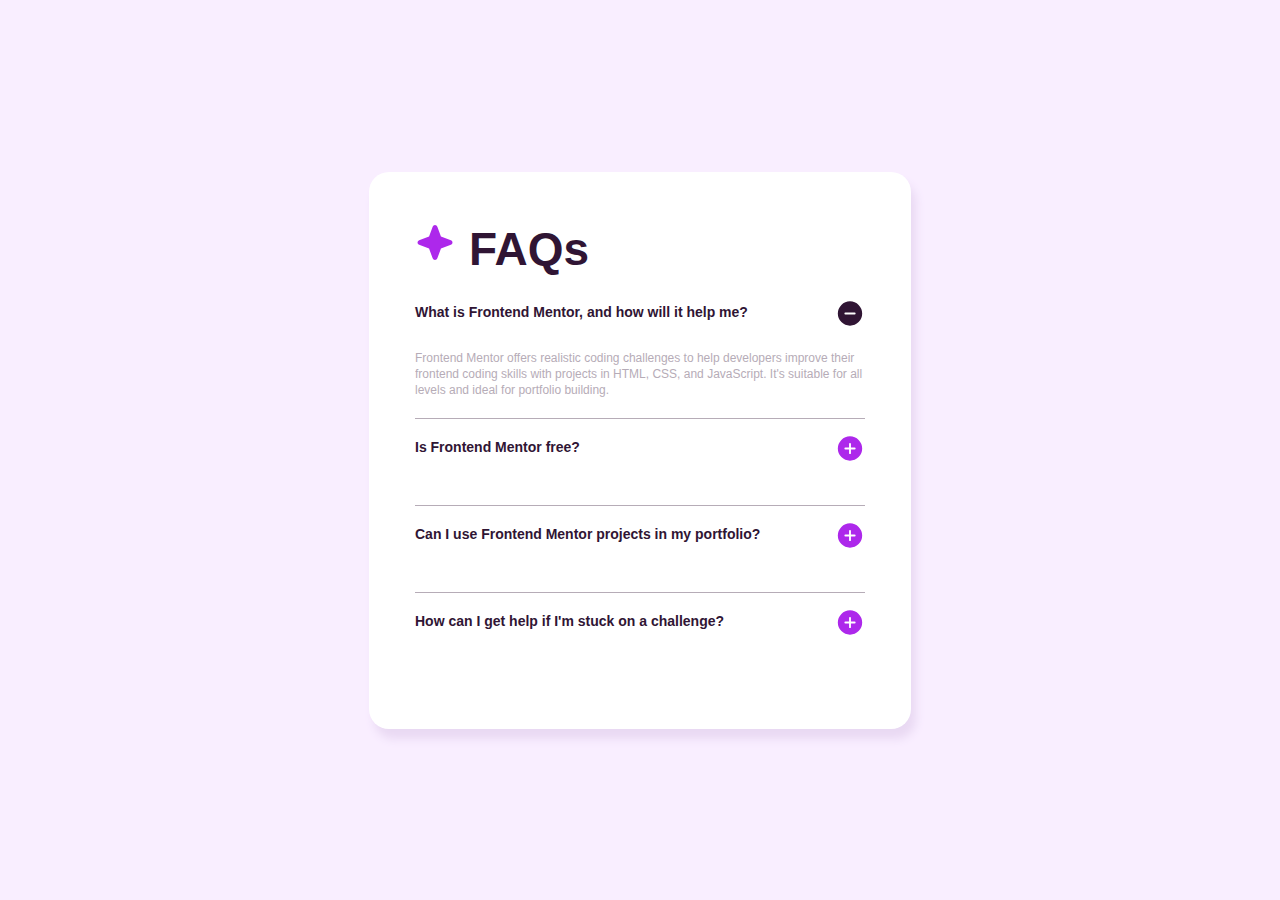
<file: faq-accordion-main/index.html>
<!DOCTYPE html>
<html lang="en">
<head>
  <meta charset="UTF-8">
  <meta name="viewport" content="width=device-width, initial-scale=1.0"> <!-- displays site properly based on user's device -->

  <link rel="icon" type="image/png" sizes="32x32" href="./assets/images/favicon-32x32.png">
  
  <title>Frontend Mentor | FAQ accordion</title>

  <link rel="stylesheet" href="assets/css/style.css">
</head>
<body>
  <div class="accordion">
    <div class="accordion__inner">
      <h2 class="accordion__title">FAQs</h2>
      <ul class="accordion__list">
        <li class="accordion__item accordion__item--active">
          <p class="accordion__item-title">
            What is Frontend Mentor, and how will it help me?
          </p>
          <p class="accordion__item-text">
            Frontend Mentor offers realistic coding challenges to help developers improve their 
            frontend coding skills with projects in HTML, CSS, and JavaScript. It's suitable for 
            all levels and ideal for portfolio building.
          </p>
        </li>
        <li class="accordion__item">
          <p class="accordion__item-title">
            Is Frontend Mentor free?
          </p>
          <p class="accordion__item-text">
            Yes, Frontend Mentor offers both free and premium coding challenges, with the free 
            option providing access to a range of projects suitable for all skill levels.
          </p>
        </li>
        <li class="accordion__item">
          <p class="accordion__item-title">
            Can I use Frontend Mentor projects in my portfolio?
          </p>
          <p class="accordion__item-text">
            Yes, you can use projects completed on Frontend Mentor in your portfolio. It's an excellent
            way to showcase your skills to potential employers!
          </p>
        </li>
        <li class="accordion__item">
          <p class="accordion__item-title">
            How can I get help if I'm stuck on a challenge?
          </p>
          <p class="accordion__item-text">
            The best place to get help is inside Frontend Mentor's Discord community. There's a help 
            channel where you can ask questions and seek support from other community members.
          </p>
        </li>
      </ul>
    </div>
  </div>
  

  

<!--   
  <div class="attribution">
    Challenge by <a href="https://www.frontendmentor.io?ref=challenge" target="_blank">Frontend Mentor</a>. 
    Coded by <a href="#">Your Name Here</a>.
  </div> -->

  <script src="assets/js/main.js"></script>
</body>
</html>
</file>
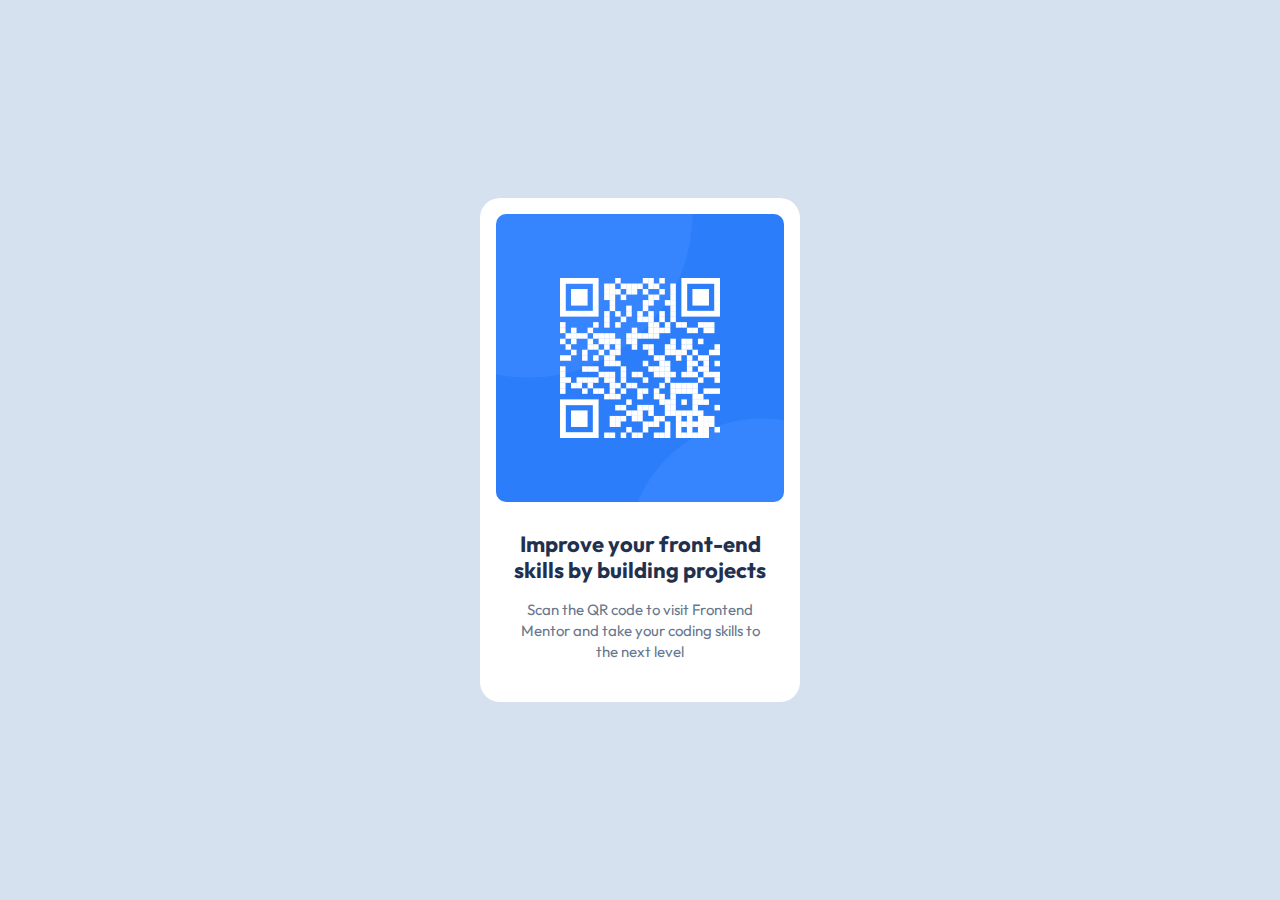
<file: qr-code-component-main/index.html>
<!DOCTYPE html>
<html lang="en">
<head>
  <meta charset="UTF-8">
  <meta name="viewport" content="width=device-width, initial-scale=1.0"> <!-- displays site properly based on user's device -->

  <link rel="icon" type="image/png" sizes="32x32" href="./images/favicon-32x32.png">
  
  <title>Frontend Mentor | QR code component</title>
  <link rel="preconnect" href="https://fonts.googleapis.com">
  <link rel="preconnect" href="https://fonts.gstatic.com" crossorigin>
  <link href="https://fonts.googleapis.com/css2?family=Outfit:wght@100..900&display=swap" rel="stylesheet">
  <link rel="stylesheet" href="css/style.css">
</head>
<body>

  <div class="box">
    <img class="box__img" src="images/image-qr-code.png" alt="">
    <h1 class="box__title">
      Improve your front-end skills by building projects
    </h1>
    <p class="box__descr">
      Scan the QR code to visit Frontend Mentor and take your coding skills to the next level
    </p>
  </div>
   
</body>
</html>
</file>
<file: faq-accordion-main/assets/css/style.css>
html {
    box-sizing: border-box;
}

*, *::before, *::after {
    box-sizing: inherit;
}
* {
    margin: 0;
    padding: 0;
    list-style: none;
}
body {
    background-color: #F9EEFF;
    font-family: sans-serif;
}

.accordion {
    display: flex;
    justify-self: center;
    min-height: 100vh;
    padding: 20px;
}
.accordion__inner {
    padding: 50px 46px 70px;
    margin-top: auto;
    margin-bottom: auto;
    background-color: #fff;
    border-radius: 20px;
    width: 542px;
    min-height: 520px;
    box-shadow: 5px 10px 10px #E9D9F3;
}
.accordion__title {
    font-size: 46px;
    font-weight: 700;
    margin-bottom: 28px;
    padding-left: 54px;
    position: relative;
    color: #301534;
}
.accordion__title::before {
    content: '';
    position: absolute;
    width: 40px;
    height: 41px;
    background-image: url('../images/icon-star.svg');
    left: 0;
    top: 50px;
    transform: translateY(-50px);
}
.accordion__item {
    max-width: 450px;
}
.accordion__item + .accordion__item {
    margin-top: 20px;
    border-top: 1px solid #B6ACB7;
    padding-top: 20px;
}
.accordion__item-title {
    font-size: 14px;
    font-weight: 700;
    color: #301534;
    margin-bottom: 30px;
    cursor: pointer;
    position: relative;
}
.accordion__item-title::after {
    content: '';
    position: absolute;
    width: 30px;
    height: 31px;
    background-image: url('../images/icon-plus.svg');
    background-repeat: no-repeat;
    background-position: center;
    top: -6px;
    right: 0;
}
.accordion__item-text {
    font-size: 12px;
    line-height: 16px;
    font-weight: 400;
    color: #B6ACB7;
    max-height: 0;
    overflow: hidden;
    transition: .3s;
}

.accordion__item--active .accordion__item-title::after {
    background-image: url('../images/icon-minus.svg');
}
.accordion__item--active .accordion__item-text {
   max-height: 100px;
}


@media (max-width: 600px) {
    .accordion__inner {
        max-width: 400px;
        width: 100%;
    }
    .accordion__item-title {
        padding-right: 30px;
    }
}
</file>
<file: qr-code-component-main/css/style.css>
html {
    box-sizing: border-box;
}
*, *::before, *::after {
    box-sizing: inherit;
}
* {
    margin: 0;
    padding: 0;
}

:root {
    --color-slate-900: #1F314F;
    --color-slate-500: #68778D;
    --color-slate-300: #D5E1EF;

    --color-white: #fff;
}

body {
    font-family: "Outfit", sans-serif;
    font-weight: 400;
    font-size: 15px;
    line-height: 140%;
    letter-spacing: 0.2;
    height: 100vh;
    display: flex;
    background-color: var(--color-slate-300);
    color: var(--color-slate-500);
}

.box {
    max-width: 320px;
    margin: auto;
    padding: 16px 16px 40px;
    border-radius: 20px;
    text-align: center;
    background-color: var(--color-white);
}
.box__img {
    max-width: 288px;
    width: 100%;
    height: 288px;
    object-fit: cover;
    border-radius: 10px;
    margin-bottom: 24px;
}
.box__title {
    font-size: 22px;
    font-weight: 700;
    line-height: 120%;
    letter-spacing: 0;
    margin-bottom: 16px;
    color: var(--color-slate-900);
}
.box__descr {
    max-width: 256px;
    margin: 0 auto;
}
</file>
